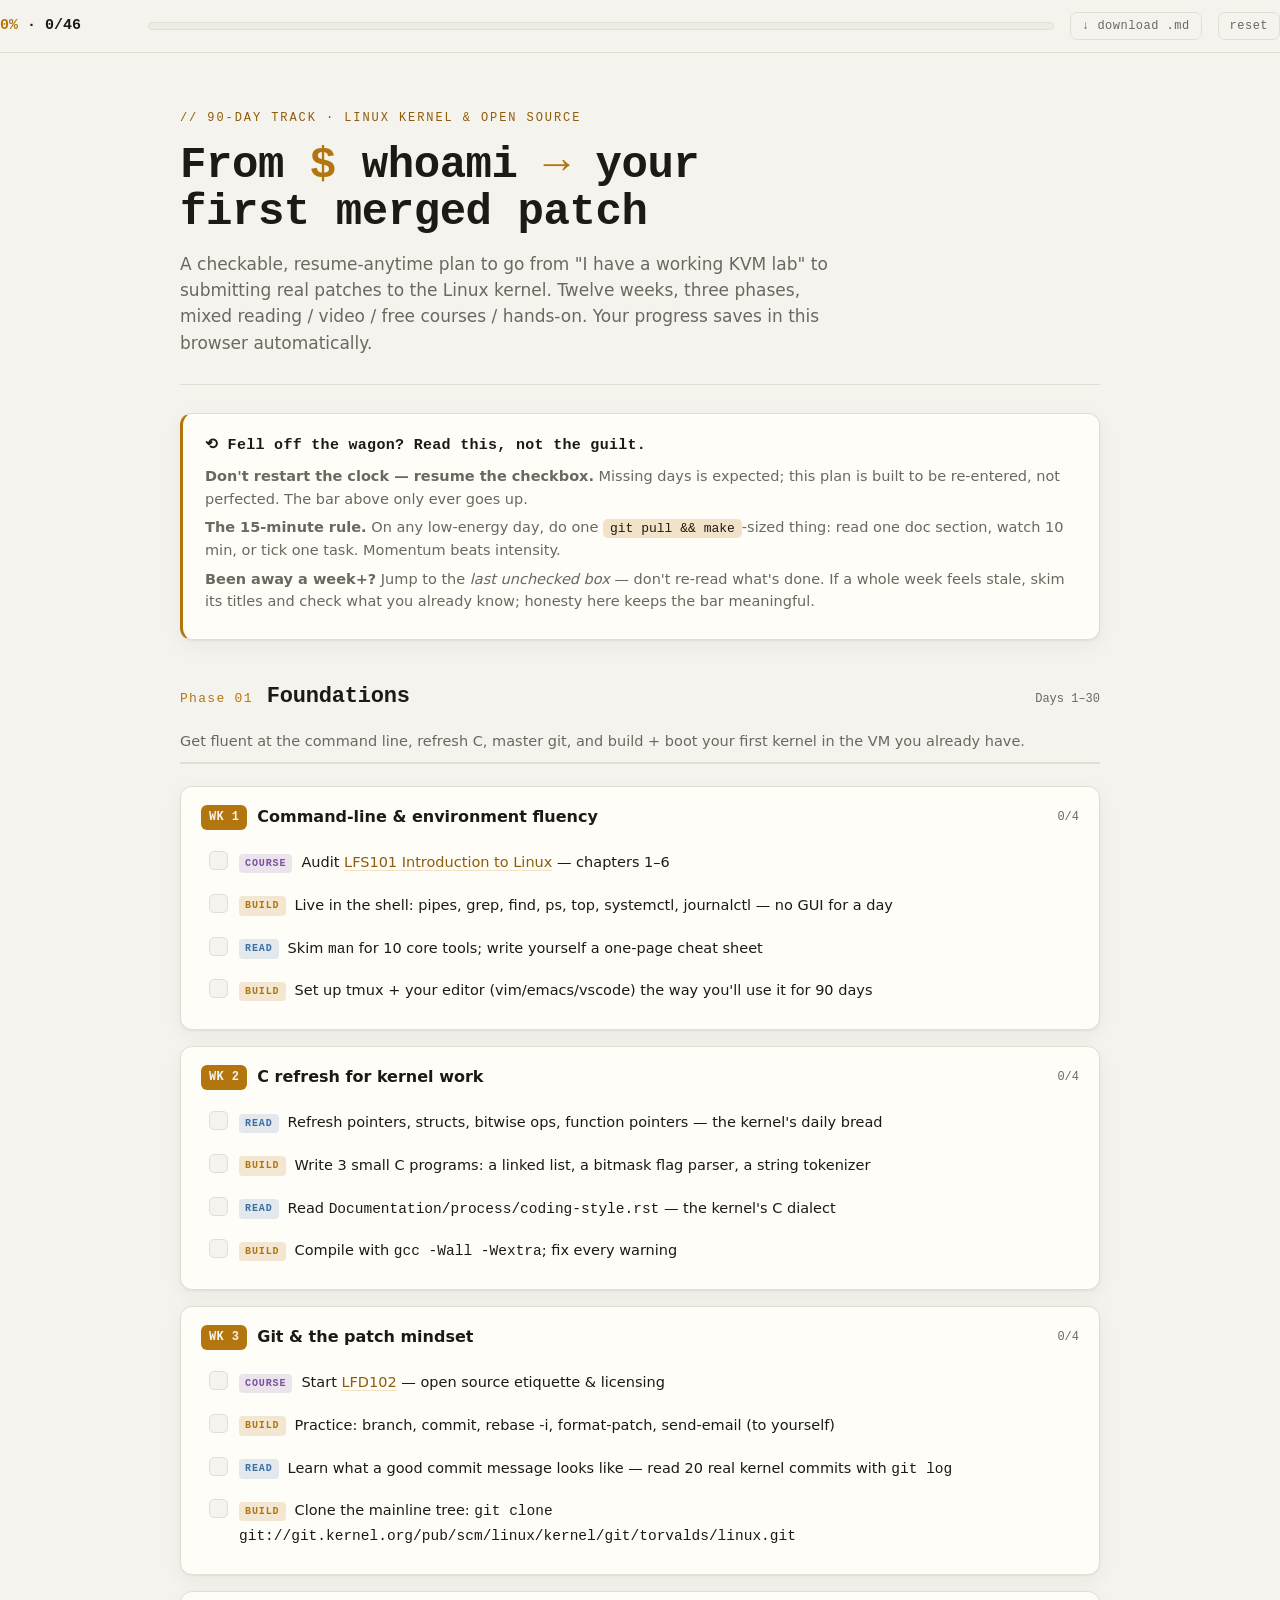
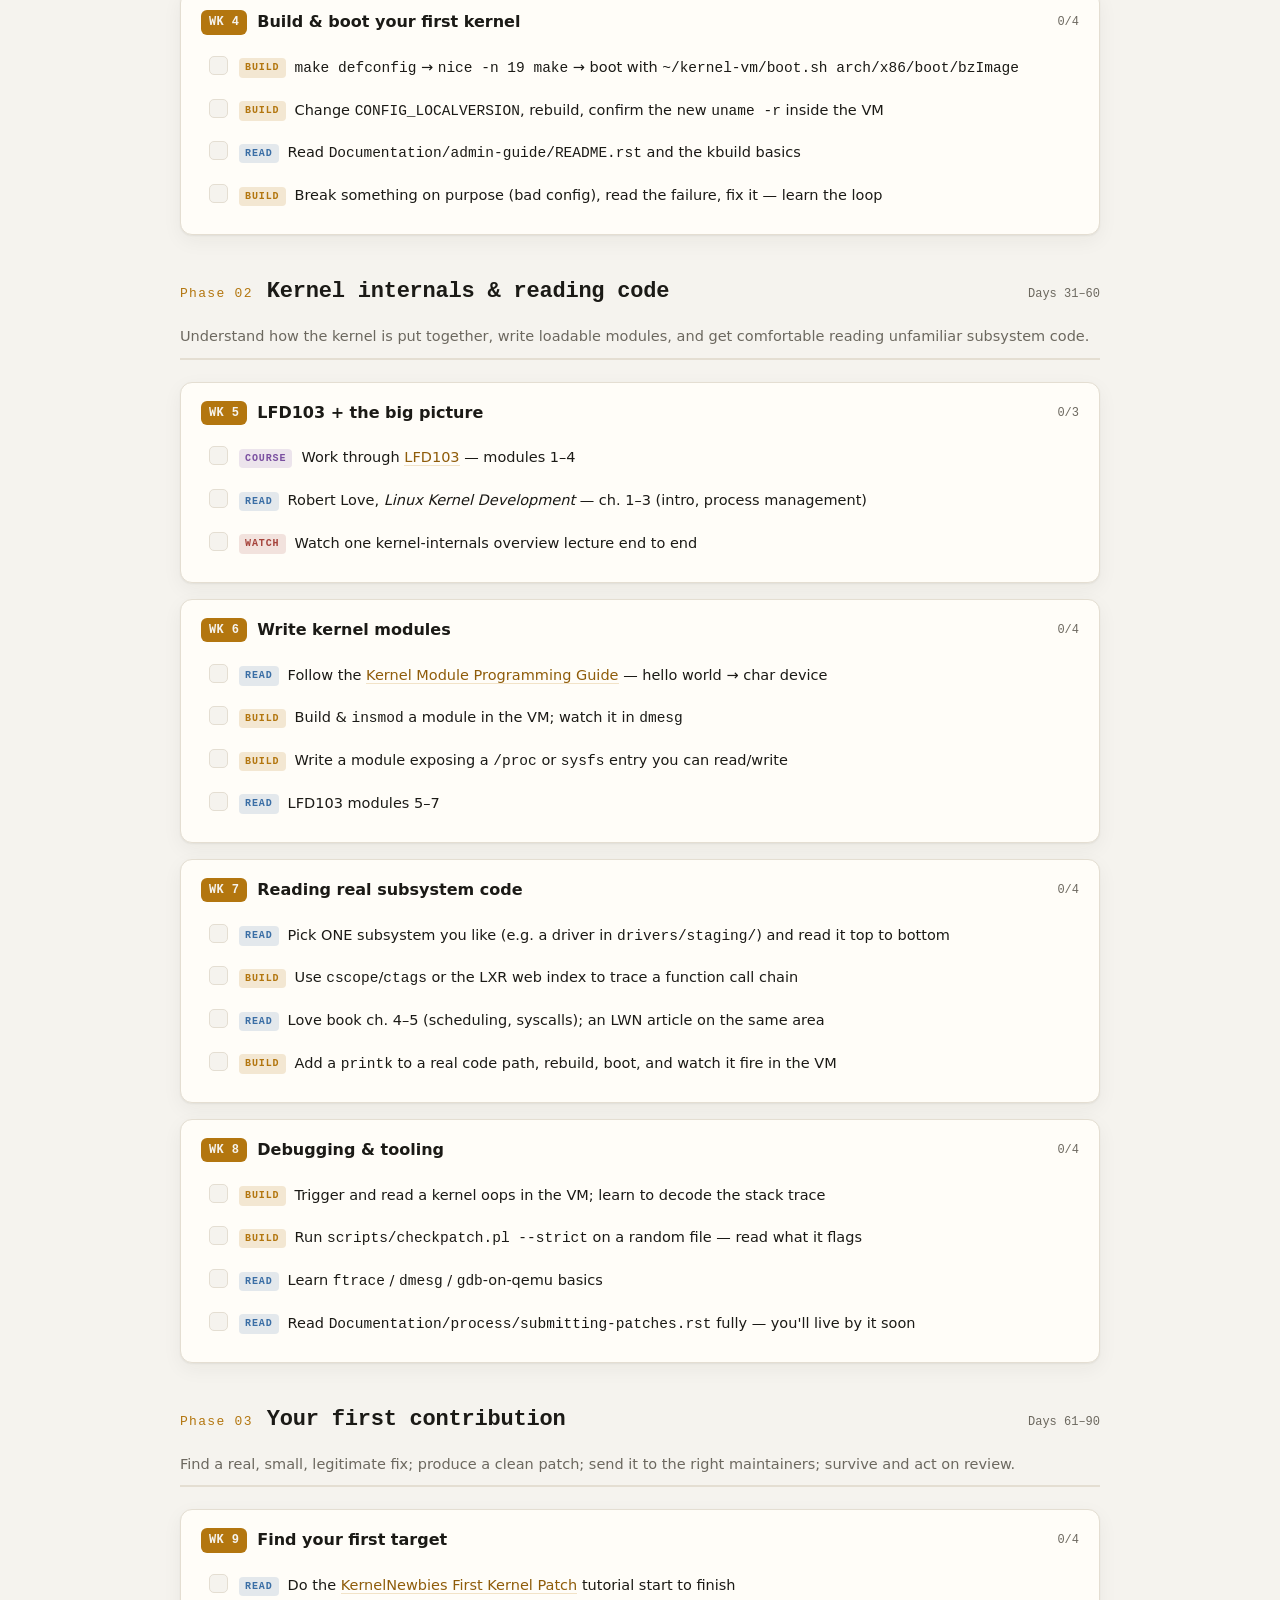
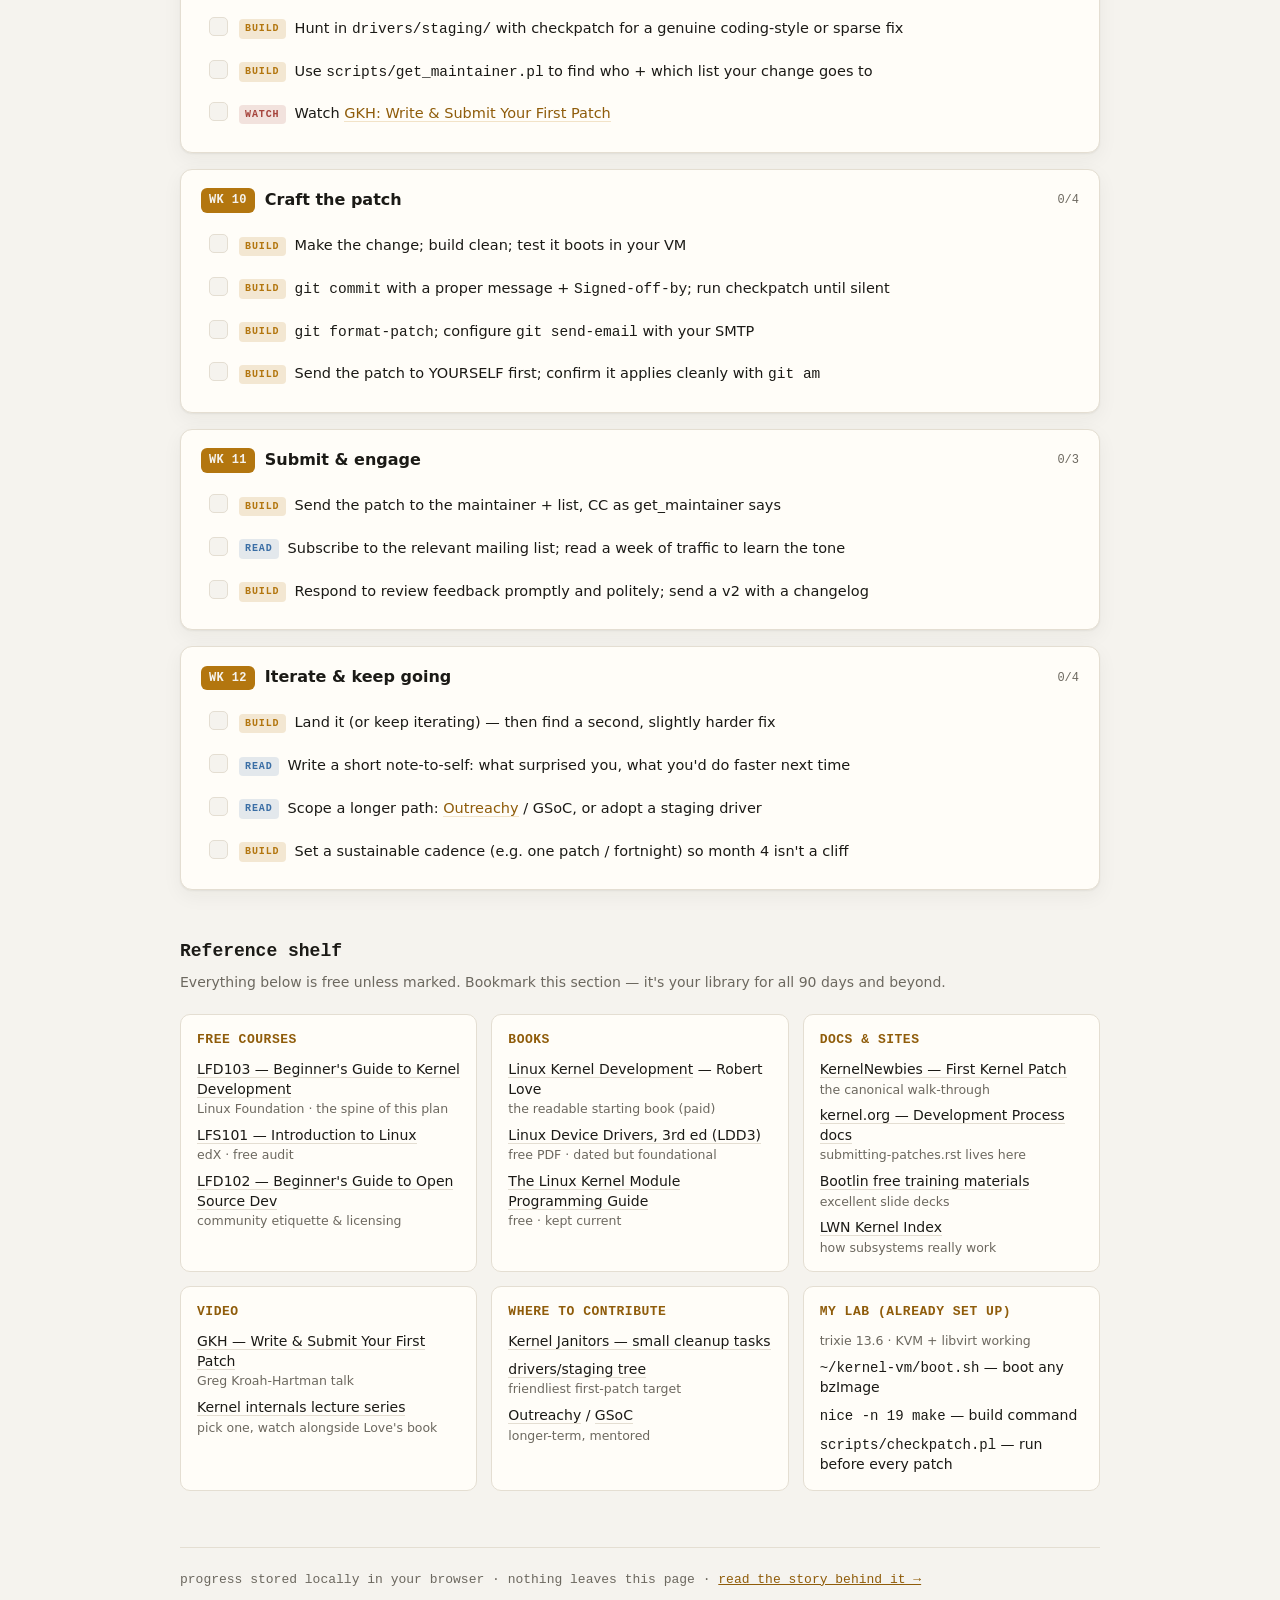
<file: static/kernel-plan/index.html>
<!doctype html>
<html lang="en">
<head>
<meta charset="utf-8">
<meta name="viewport" content="width=device-width, initial-scale=1">
<meta name="description" content="A checkable 90-day plan to go from Linux basics to a first merged Linux kernel patch, with timestamped check-ins and Markdown export.">
<title>90 Days to Your First Kernel Patch</title>
<style>
  :root{
    --bg:#f5f3ee; --surface:#fffdf8; --surface-2:#efece4;
    --text:#1b1a16; --muted:#6c685f; --border:#e4ded2;
    --accent:#b3760f; --accent-soft:#f2e3c8; --accent-strong:#8f5c0a;
    --done:#3f8a5a; --done-soft:#dbeee0;
    --read:#3a6ea5; --watch:#a5423a; --course:#7a4fa0; --build:#b3760f;
    --shadow:0 1px 2px rgba(40,32,12,.06),0 6px 20px rgba(40,32,12,.05);
    --mono:ui-monospace,"SF Mono",SFMono-Regular,Menlo,Consolas,"Liberation Mono",monospace;
    --sans:system-ui,-apple-system,"Segoe UI",Roboto,Helvetica,Arial,sans-serif;
  }
  @media (prefers-color-scheme:dark){
    :root{
      --bg:#14161a; --surface:#1b1e25; --surface-2:#232833;
      --text:#e7e9ec; --muted:#949aa5; --border:#2b313c;
      --accent:#e8a33d; --accent-soft:#33291a; --accent-strong:#f3b862;
      --done:#5fbf7f; --done-soft:#1d2a22;
      --read:#6ea8de; --watch:#e08a82; --course:#b48ad6; --build:#e8a33d;
      --shadow:0 1px 2px rgba(0,0,0,.3),0 8px 24px rgba(0,0,0,.28);
    }
  }
  *{box-sizing:border-box}
  body{background:var(--bg);color:var(--text);font-family:var(--sans);line-height:1.55;
    margin:0;-webkit-font-smoothing:antialiased;}
  .wrap{max-width:960px;margin:0 auto;padding:0 20px 90px;}

  header.hero{padding:56px 0 28px;border-bottom:1px solid var(--border);}
  .kicker{font-family:var(--mono);font-size:12px;letter-spacing:.16em;text-transform:uppercase;
    color:var(--accent-strong);margin:0 0 14px;}
  h1{font-family:var(--mono);font-weight:600;font-size:clamp(28px,5vw,44px);line-height:1.08;
    margin:0 0 14px;text-wrap:balance;letter-spacing:-.01em;}
  h1 .amp{color:var(--accent);}
  .lede{font-size:17px;color:var(--muted);max-width:60ch;margin:0;}

  .status{position:sticky;top:0;z-index:20;background:color-mix(in srgb,var(--bg) 88%,transparent);
    backdrop-filter:blur(8px);border-bottom:1px solid var(--border);
    display:flex;align-items:center;gap:16px;flex-wrap:wrap;padding:12px 20px;margin:0 -20px 0;}
  .status .bar{flex:1;min-width:160px;height:8px;border-radius:99px;background:var(--surface-2);
    overflow:hidden;border:1px solid var(--border);}
  .status .fill{height:100%;width:0;background:linear-gradient(90deg,var(--accent),var(--accent-strong));
    border-radius:99px;transition:width .35s cubic-bezier(.4,0,.2,1);}
  .status .pct{font-family:var(--mono);font-variant-numeric:tabular-nums;font-size:15px;font-weight:600;
    min-width:132px;}
  .status .pct b{color:var(--accent);}
  button.ghost{font-family:var(--mono);font-size:12px;letter-spacing:.04em;color:var(--muted);
    background:transparent;border:1px solid var(--border);border-radius:7px;padding:6px 11px;cursor:pointer;}
  button.ghost:hover{color:var(--text);border-color:var(--accent);}
  button.ghost:focus-visible{outline:2px solid var(--accent);outline-offset:2px;}

  .recover{background:var(--surface);border:1px solid var(--border);border-left:3px solid var(--accent);
    border-radius:12px;padding:20px 22px;margin:28px 0;box-shadow:var(--shadow);}
  .recover h2{font-family:var(--mono);font-size:15px;margin:0 0 8px;letter-spacing:.02em;}
  .recover p{margin:6px 0;color:var(--muted);font-size:14.5px;}
  .recover .mvp{font-family:var(--mono);color:var(--text);background:var(--accent-soft);
    padding:2px 7px;border-radius:5px;font-size:13px;}

  .phase{margin:40px 0 0;}
  .phase-head{display:flex;align-items:baseline;gap:14px;flex-wrap:wrap;
    padding-bottom:10px;border-bottom:2px solid var(--border);margin-bottom:22px;}
  .phase-num{font-family:var(--mono);font-size:13px;color:var(--accent);letter-spacing:.1em;}
  .phase-head h2{font-family:var(--mono);font-size:22px;margin:0;font-weight:600;letter-spacing:-.01em;}
  .phase-days{font-family:var(--mono);font-size:12px;color:var(--muted);margin-left:auto;}
  .phase-goal{width:100%;font-size:14.5px;color:var(--muted);margin:2px 0 0;}

  .week{background:var(--surface);border:1px solid var(--border);border-radius:12px;
    padding:18px 20px;margin:0 0 16px;box-shadow:var(--shadow);}
  .week-head{display:flex;align-items:center;gap:10px;margin:0 0 4px;}
  .week-num{font-family:var(--mono);font-size:12px;font-weight:600;color:var(--bg);background:var(--accent);
    padding:3px 8px;border-radius:6px;letter-spacing:.03em;}
  .week-title{font-weight:600;font-size:16px;margin:0;}
  .week-check{margin-left:auto;font-family:var(--mono);font-size:12px;color:var(--muted);
    font-variant-numeric:tabular-nums;}
  .week.complete .week-check{color:var(--done);}
  ul.tasks{list-style:none;margin:12px 0 0;padding:0;display:flex;flex-direction:column;gap:2px;}
  li.task{display:flex;align-items:flex-start;gap:11px;padding:8px 8px;border-radius:8px;cursor:pointer;
    transition:background .12s;}
  li.task:hover{background:var(--surface-2);}
  li.task input{appearance:none;-webkit-appearance:none;flex:0 0 auto;width:19px;height:19px;margin:1px 0 0;
    border:1.8px solid var(--border);border-radius:5px;background:var(--bg);cursor:pointer;position:relative;
    transition:all .15s;}
  li.task input:checked{background:var(--done);border-color:var(--done);}
  li.task input:checked::after{content:"";position:absolute;left:5.5px;top:2px;width:5px;height:9px;
    border:solid #fff;border-width:0 2px 2px 0;transform:rotate(42deg);}
  li.task input:focus-visible{outline:2px solid var(--accent);outline-offset:2px;}
  .task-body{flex:1;min-width:0;}
  .task-body .txt{font-size:14.5px;transition:color .15s;}
  li.task.done .txt{color:var(--muted);text-decoration:line-through;text-decoration-color:var(--border);}
  .stamp{display:none;font-family:var(--mono);font-size:11px;color:var(--done);margin-top:3px;
    letter-spacing:.02em;font-variant-numeric:tabular-nums;}
  li.task.done .stamp{display:block;}
  .tag{display:inline-block;font-family:var(--mono);font-size:10px;font-weight:600;letter-spacing:.09em;
    padding:2px 6px;border-radius:4px;margin-right:9px;vertical-align:1.5px;text-transform:uppercase;}
  .tag.read{color:var(--read);background:color-mix(in srgb,var(--read) 14%,transparent);}
  .tag.watch{color:var(--watch);background:color-mix(in srgb,var(--watch) 14%,transparent);}
  .tag.course{color:var(--course);background:color-mix(in srgb,var(--course) 14%,transparent);}
  .tag.build{color:var(--build);background:color-mix(in srgb,var(--build) 16%,transparent);}
  .task-body a{color:var(--accent-strong);text-decoration:none;border-bottom:1px solid var(--accent-soft);}
  .task-body a:hover{border-bottom-color:var(--accent);}

  .res{margin:48px 0 0;}
  .res h2{font-family:var(--mono);font-size:18px;margin:0 0 6px;}
  .res p.sub{color:var(--muted);font-size:14px;margin:0 0 20px;}
  .res-grid{display:grid;grid-template-columns:repeat(auto-fit,minmax(230px,1fr));gap:14px;}
  .res-card{background:var(--surface);border:1px solid var(--border);border-radius:10px;padding:15px 16px;}
  .res-card h3{font-family:var(--mono);font-size:13px;margin:0 0 10px;color:var(--accent-strong);
    letter-spacing:.04em;text-transform:uppercase;}
  .res-card ul{margin:0;padding:0;list-style:none;display:flex;flex-direction:column;gap:8px;}
  .res-card li{font-size:14px;line-height:1.4;}
  .res-card a{color:var(--text);text-decoration:none;border-bottom:1px solid var(--border);}
  .res-card a:hover{border-bottom-color:var(--accent);color:var(--accent-strong);}
  .res-card .note{color:var(--muted);font-size:12.5px;display:block;margin-top:1px;}

  footer{margin-top:56px;padding-top:22px;border-top:1px solid var(--border);
    font-size:13px;color:var(--muted);font-family:var(--mono);}
  footer a{color:var(--accent-strong);}
  @media (prefers-reduced-motion:reduce){*{transition:none!important;}}
</style>
</head>
<body>

<div class="status" role="status" aria-label="overall progress">
  <span class="pct"><b id="pctNum">0%</b> · <span id="doneCount">0</span>/<span id="totalCount">0</span></span>
  <div class="bar"><div class="fill" id="fill"></div></div>
  <button class="ghost" id="dlBtn">↓ download .md</button>
  <button class="ghost" id="resetBtn">reset</button>
</div>

<div class="wrap">
  <header class="hero">
    <p class="kicker">// 90-day track · linux kernel &amp; open source</p>
    <h1>From <span class="amp">$</span> whoami <span class="amp">→</span> your first merged patch</h1>
    <p class="lede">A checkable, resume-anytime plan to go from "I have a working KVM lab" to submitting real patches to the Linux kernel. Twelve weeks, three phases, mixed reading / video / free courses / hands-on. Your progress saves in this browser automatically.</p>
  </header>

  <section class="recover">
    <h2>⟲ Fell off the wagon? Read this, not the guilt.</h2>
    <p><strong>Don't restart the clock — resume the checkbox.</strong> Missing days is expected; this plan is built to be re-entered, not perfected. The bar above only ever goes up.</p>
    <p><strong>The 15-minute rule.</strong> On any low-energy day, do one <span class="mvp">git pull &amp;&amp; make</span>-sized thing: read one doc section, watch 10 min, or tick one task. Momentum beats intensity.</p>
    <p><strong>Been away a week+?</strong> Jump to the <em>last unchecked box</em> — don't re-read what's done. If a whole week feels stale, skim its titles and check what you already know; honesty here keeps the bar meaningful.</p>
  </section>

  <div id="plan"></div>

  <section class="res">
    <h2>Reference shelf</h2>
    <p class="sub">Everything below is free unless marked. Bookmark this section — it's your library for all 90 days and beyond.</p>
    <div class="res-grid">
      <div class="res-card">
        <h3>Free Courses</h3>
        <ul>
          <li><a href="https://training.linuxfoundation.org/training/a-beginners-guide-to-linux-kernel-development-lfd103/" target="_blank" rel="noopener">LFD103 — Beginner's Guide to Kernel Development</a><span class="note">Linux Foundation · the spine of this plan</span></li>
          <li><a href="https://training.linuxfoundation.org/training/introduction-to-linux/" target="_blank" rel="noopener">LFS101 — Introduction to Linux</a><span class="note">edX · free audit</span></li>
          <li><a href="https://training.linuxfoundation.org/training/beginners-guide-open-source-software-development/" target="_blank" rel="noopener">LFD102 — Beginner's Guide to Open Source Dev</a><span class="note">community etiquette &amp; licensing</span></li>
        </ul>
      </div>
      <div class="res-card">
        <h3>Books</h3>
        <ul>
          <li><a href="https://www.oreilly.com/library/view/linux-kernel-development/9780768696974/" target="_blank" rel="noopener">Linux Kernel Development</a> — Robert Love<span class="note">the readable starting book (paid)</span></li>
          <li><a href="https://lwn.net/Kernel/LDD3/" target="_blank" rel="noopener">Linux Device Drivers, 3rd ed (LDD3)</a><span class="note">free PDF · dated but foundational</span></li>
          <li><a href="https://sysprog21.github.io/lkmpg/" target="_blank" rel="noopener">The Linux Kernel Module Programming Guide</a><span class="note">free · kept current</span></li>
        </ul>
      </div>
      <div class="res-card">
        <h3>Docs &amp; Sites</h3>
        <ul>
          <li><a href="https://kernelnewbies.org/FirstKernelPatch" target="_blank" rel="noopener">KernelNewbies — First Kernel Patch</a><span class="note">the canonical walk-through</span></li>
          <li><a href="https://docs.kernel.org/process/index.html" target="_blank" rel="noopener">kernel.org — Development Process docs</a><span class="note">submitting-patches.rst lives here</span></li>
          <li><a href="https://bootlin.com/docs/" target="_blank" rel="noopener">Bootlin free training materials</a><span class="note">excellent slide decks</span></li>
          <li><a href="https://lwn.net/Kernel/Index/" target="_blank" rel="noopener">LWN Kernel Index</a><span class="note">how subsystems really work</span></li>
        </ul>
      </div>
      <div class="res-card">
        <h3>Video</h3>
        <ul>
          <li><a href="https://www.youtube.com/results?search_query=greg+kroah-hartman+write+and+submit+your+first+linux+kernel+patch" target="_blank" rel="noopener">GKH — Write &amp; Submit Your First Patch</a><span class="note">Greg Kroah-Hartman talk</span></li>
          <li><a href="https://www.youtube.com/results?search_query=linux+kernel+internals+lecture" target="_blank" rel="noopener">Kernel internals lecture series</a><span class="note">pick one, watch alongside Love's book</span></li>
        </ul>
      </div>
      <div class="res-card">
        <h3>Where to contribute</h3>
        <ul>
          <li><a href="https://kernelnewbies.org/KernelJanitors" target="_blank" rel="noopener">Kernel Janitors — small cleanup tasks</a></li>
          <li><a href="https://www.kernel.org/doc/html/latest/process/submitting-patches.html" target="_blank" rel="noopener">drivers/staging tree</a><span class="note">friendliest first-patch target</span></li>
          <li><a href="https://www.outreachy.org/" target="_blank" rel="noopener">Outreachy</a> / <a href="https://summerofcode.withgoogle.com/" target="_blank" rel="noopener">GSoC</a><span class="note">longer-term, mentored</span></li>
        </ul>
      </div>
      <div class="res-card">
        <h3>My lab (already set up)</h3>
        <ul>
          <li><span class="note" style="margin:0">trixie 13.6 · KVM + libvirt working</span></li>
          <li><code>~/kernel-vm/boot.sh</code> — boot any bzImage</li>
          <li><code>nice -n 19 make</code> — build command</li>
          <li><code>scripts/checkpatch.pl</code> — run before every patch</li>
        </ul>
      </div>
    </div>
  </section>

  <footer>progress stored locally in your browser · nothing leaves this page · <a href="/notes/kernel-lab-and-90-day-plan/">read the story behind it →</a></footer>
</div>

<script src="app.js"></script>
</body>
</html>
</file>
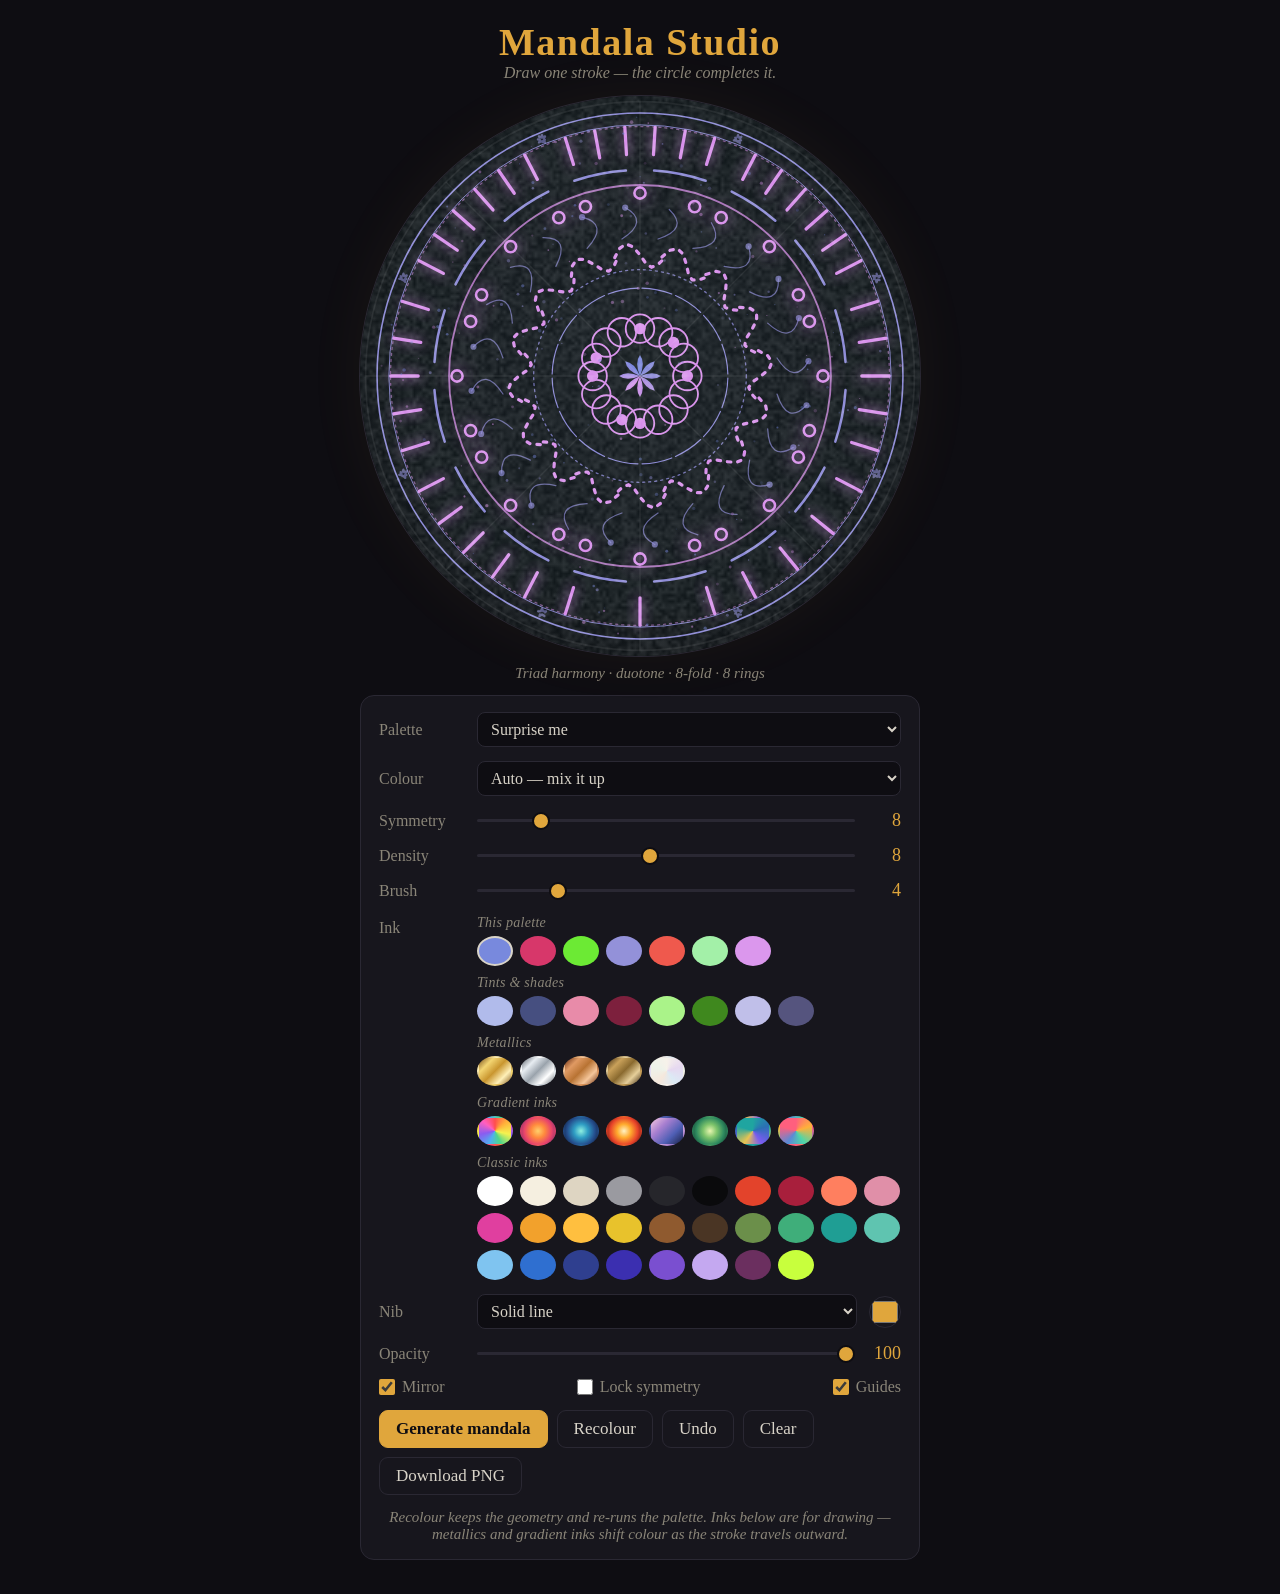
<file: static/mandala/index.html>
<!DOCTYPE html>
<html lang="en">
<head>
<meta charset="UTF-8">
<meta name="viewport" content="width=device-width, initial-scale=1.0">
<title>Mandala Studio</title>
<meta name="description" content="Draw with radial symmetry, or generate a mandala from 19 motif types, 24 palettes and 9 colour harmonies. One page, nothing saved, no accounts.">
<meta name="author" content="Mr.Dee">
<meta name="theme-color" content="#0e0d12">
<link rel="canonical" href="https://mrdee.in/mandala/">

<meta property="og:type" content="website">
<meta property="og:site_name" content="mrdee.in">
<meta property="og:url" content="https://mrdee.in/mandala/">
<meta property="og:title" content="Mandala Studio">
<meta property="og:description" content="Draw with radial symmetry, or generate a mandala from 19 motif types, 24 palettes and 9 colour harmonies. One page, nothing saved, no accounts.">
<meta property="og:image" content="https://mrdee.in/og/mandala.png">
<meta property="og:image:width" content="1200">
<meta property="og:image:height" content="630">
<meta property="og:image:alt" content="Mandala Studio: a generated mandala in teal, gold and blue, built from concentric rings of triangles, petals and dots, beside the title Mandala Studio and the address mrdee.in/mandala.">

<meta name="twitter:card" content="summary_large_image">
<meta name="twitter:site" content="@m_r_dinesh">
<meta name="twitter:title" content="Mandala Studio">
<meta name="twitter:description" content="Draw with radial symmetry, or generate a mandala from 19 motif types, 24 palettes and 9 colour harmonies. One page, nothing saved, no accounts.">
<meta name="twitter:image" content="https://mrdee.in/og/mandala.png">
<meta name="twitter:image:alt" content="Mandala Studio: a generated mandala in teal, gold and blue, built from concentric rings of triangles, petals and dots, beside the title Mandala Studio and the address mrdee.in/mandala.">

<link rel="icon" type="image/svg+xml" href="/favicon.svg">
<link rel="icon" type="image/png" sizes="32x32" href="/favicon-32x32.png">
<link rel="icon" type="image/png" sizes="16x16" href="/favicon-16x16.png">
<link rel="shortcut icon" href="/favicon.ico">
<link rel="apple-touch-icon" sizes="180x180" href="/apple-touch-icon.png">
<style>
  :root{--ink:#0e0d12;--panel:#17161d;--line:#2a2833;--text:#d8d3c8;--dim:#8a8578;--saffron:#e0a63c}
  *{box-sizing:border-box;margin:0;padding:0}
  body{background:var(--ink);color:var(--text);font-family:Georgia,serif;font-size:18px;
    display:flex;flex-direction:column;align-items:center;min-height:100vh;padding:20px 14px 34px}
  header{text-align:center;margin-bottom:14px}
  header h1{font-weight:600;font-size:clamp(26px,5vw,38px);letter-spacing:.04em;color:var(--saffron)}
  header p{font-style:italic;color:var(--dim);font-size:16px}
  .stage{position:relative;width:min(92vw,560px)}
  canvas#board{width:100%;display:block;border-radius:50%;background:#121118;
    box-shadow:0 0 0 1px var(--line),0 0 60px rgba(224,166,60,.06);cursor:crosshair;touch-action:none}
  .guides{position:absolute;inset:0;border-radius:50%;pointer-events:none;opacity:.45;transition:opacity .3s}
  .guides.hidden{opacity:0}
  .caption{margin-top:9px;text-align:center;color:var(--dim);font-size:15px;font-style:italic;min-height:20px}
  .controls{width:min(92vw,560px);margin-top:10px;background:var(--panel);border:1px solid var(--line);
    border-radius:14px;padding:16px 18px;display:flex;flex-direction:column;gap:14px}
  .row{display:flex;align-items:center;gap:12px;flex-wrap:wrap}
  .row label.name{min-width:86px;color:var(--dim);font-size:16px}
  input[type=range]{flex:1;appearance:none;height:3px;border-radius:2px;background:var(--line);outline:none;min-width:110px}
  input[type=range]::-webkit-slider-thumb{appearance:none;width:18px;height:18px;border-radius:50%;background:var(--saffron);border:2px solid var(--ink);cursor:pointer}
  input[type=range]::-moz-range-thumb{width:16px;height:16px;border-radius:50%;background:var(--saffron);border:2px solid var(--ink);cursor:pointer}
  .val{width:34px;text-align:right;font-variant-numeric:tabular-nums;color:var(--saffron)}
  select{flex:1;min-width:140px;font-family:inherit;font-size:16px;color:var(--text);background:var(--ink);
    border:1px solid var(--line);border-radius:8px;padding:7px 9px;cursor:pointer}
  select:focus-visible{outline:2px solid var(--saffron)}
  .swatches{display:flex;gap:8px;flex-wrap:wrap;align-items:center}
  .inkwell{flex:1;display:flex;flex-direction:column;gap:9px;min-width:200px}
  .inkgroup{display:flex;flex-direction:column;gap:5px}
  .inkgroup h4{font-weight:500;font-size:14px;font-style:italic;color:var(--dim);letter-spacing:.02em}
  .inkrow{display:flex;gap:7px;flex-wrap:wrap}
  .swatch{width:30px;height:30px;border-radius:50%;cursor:pointer;border:2px solid transparent;transition:transform .12s}
  .swatch:hover{transform:scale(1.12)}
  .swatch.active{border-color:var(--text)}
  .swatch:focus-visible{outline:2px solid var(--saffron);outline-offset:2px}
  input[type=color]{width:32px;height:32px;padding:0;border:1px solid var(--line);border-radius:50%;background:none;cursor:pointer}
  .buttons{display:flex;gap:9px;flex-wrap:wrap}
  button{font-family:inherit;font-size:17px;padding:8px 16px;border-radius:9px;cursor:pointer;background:transparent;
    color:var(--text);border:1px solid var(--line);transition:border-color .15s,color .15s}
  button:hover{border-color:var(--saffron);color:var(--saffron)}
  button:focus-visible{outline:2px solid var(--saffron);outline-offset:2px}
  button.primary{background:var(--saffron);color:var(--ink);border-color:var(--saffron);font-weight:600}
  button.primary:hover{background:#f0b854;color:var(--ink)}
  .toggle{display:flex;align-items:center;gap:7px;color:var(--dim);font-size:16px;cursor:pointer}
  .toggle input{accent-color:var(--saffron);width:16px;height:16px;cursor:pointer}
  .hint{color:var(--dim);font-size:15px;font-style:italic;text-align:center}
  @media (prefers-reduced-motion:reduce){*{transition:none!important}}
</style>
</head>
<body>
<header>
  <h1>Mandala Studio</h1>
  <p>Draw one stroke — the circle completes it.</p>
</header>

<div class="stage">
  <canvas id="board"></canvas>
  <svg class="guides" id="guides" viewBox="0 0 100 100"></svg>
</div>
<div class="caption" id="caption"></div>

<div class="controls">
  <div class="row">
    <label class="name" for="palette">Palette</label>
    <select id="palette"></select>
  </div>
  <div class="row">
    <label class="name" for="colormode">Colour</label>
    <select id="colormode">
      <option value="auto">Auto — mix it up</option>
      <option value="solid">Solid per ring</option>
      <option value="radial">Radial gradient rings</option>
      <option value="sweep">Conic sweep</option>
      <option value="ramp">Ramp centre → rim</option>
      <option value="duotone">Duotone alternating</option>
      <option value="prism">Full prism</option>
    </select>
  </div>
  <div class="row">
    <label class="name" for="sym">Symmetry</label>
    <input type="range" id="sym" min="3" max="36" step="1" value="12">
    <span class="val" id="symVal">12</span>
  </div>
  <div class="row">
    <label class="name" for="dense">Density</label>
    <input type="range" id="dense" min="3" max="14" step="1" value="8">
    <span class="val" id="denseVal">8</span>
  </div>
  <div class="row">
    <label class="name" for="size">Brush</label>
    <input type="range" id="size" min="1" max="16" step="1" value="4">
    <span class="val" id="sizeVal">4</span>
  </div>
  <div class="row" style="align-items:flex-start">
    <label class="name" style="padding-top:4px">Ink</label>
    <div class="inkwell" id="swatches"></div>
  </div>
  <div class="row">
    <label class="name" for="inkstyle">Nib</label>
    <select id="inkstyle">
      <option value="solid">Solid line</option>
      <option value="glow">Glow</option>
      <option value="fade">Fade to rim</option>
      <option value="dotted">Dotted</option>
      <option value="spray">Spray</option>
      <option value="double">Double line</option>
      <option value="taper">Tapered</option>
    </select>
    <input type="color" id="custom" value="#e0a63c" aria-label="Custom colour">
  </div>
  <div class="row">
    <label class="name" for="opacity">Opacity</label>
    <input type="range" id="opacity" min="10" max="100" step="5" value="100">
    <span class="val" id="opacityVal">100</span>
  </div>
  <div class="row" style="justify-content:space-between">
    <label class="toggle"><input type="checkbox" id="mirror" checked> Mirror</label>
    <label class="toggle"><input type="checkbox" id="lockSym"> Lock symmetry</label>
    <label class="toggle"><input type="checkbox" id="showGuides" checked> Guides</label>
  </div>
  <div class="buttons">
    <button class="primary" id="generate">Generate mandala</button>
    <button id="reColor">Recolour</button>
    <button id="undo">Undo</button>
    <button id="clear">Clear</button>
    <button id="download">Download PNG</button>
  </div>
  <p class="hint">Recolour keeps the geometry and re-runs the palette. Inks below are for drawing — metallics and gradient inks shift colour as the stroke travels outward.</p>
</div>

<script src="app.js?v=1"></script>

</body>
</html>
</file>
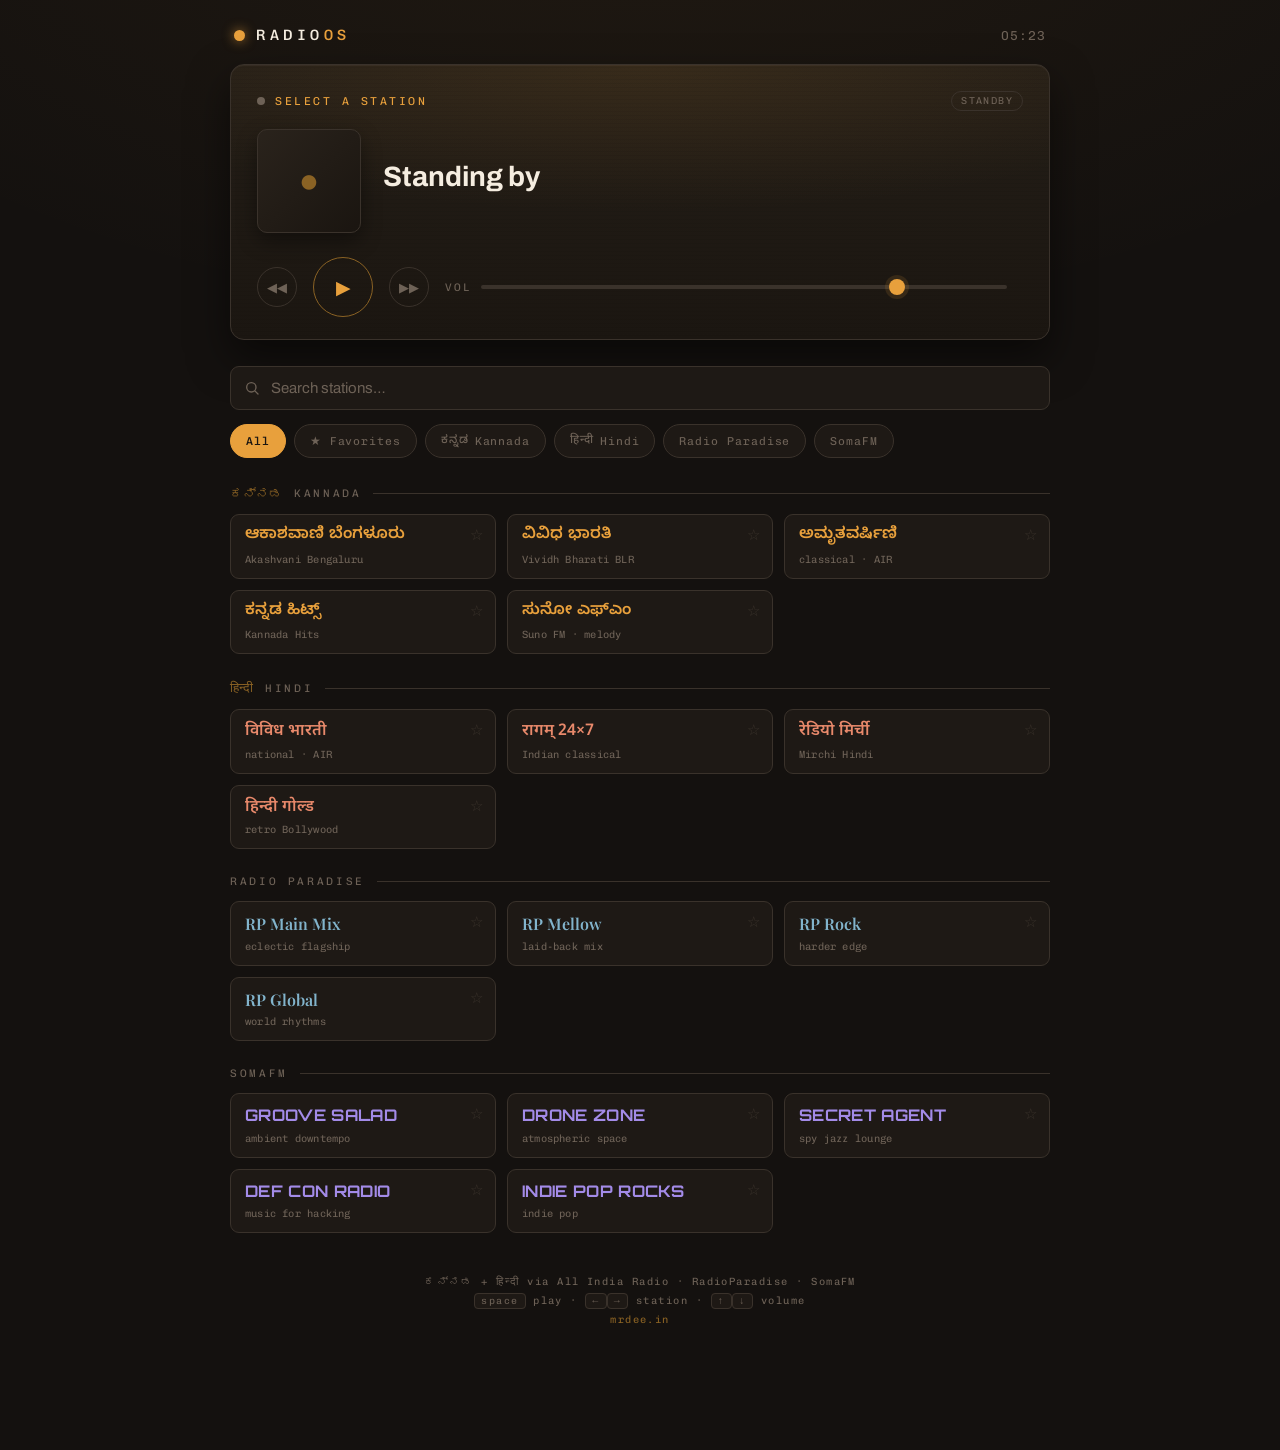
<file: static/radio/index.html>
<!DOCTYPE html>
<html lang="en">
<head>
<meta charset="UTF-8">
<meta name="viewport" content="width=device-width, initial-scale=1.0, viewport-fit=cover">
<meta name="theme-color" content="#14110F">
<title>Radio OS</title>
<link rel="stylesheet" href="fonts.css?v=2">
<style>
:root{
  --chassis:#14110F;
  --panel:#1E1915;
  --panel-2:#241E17;
  --panel-edge:#3A322B;
  --amber:#E8A03C;
  --amber-bright:#F4B860;
  --amber-dim:#8A6224;
  --ink:#F5EDE0;
  --muted:#6E6257;
  --radius:14px;
  --radius-sm:9px;
  --kn:#E8A03C; --hi:#E8896B; --rp:#82B4CC; --soma:#A38BE8;
}
*{margin:0;padding:0;box-sizing:border-box}
html{-webkit-text-size-adjust:100%}
body{
  background:
    radial-gradient(140% 60% at 50% -10%, rgba(232,160,60,.06), transparent 55%),
    var(--chassis);
  color:var(--ink);
  font-family:'Archivo',system-ui,sans-serif;
  min-height:100vh;
  display:flex;justify-content:center;
  padding:18px 14px calc(120px + env(safe-area-inset-bottom));
}
.rig{width:100%;max-width:820px}
:lang(kn){font-family:'Noto Sans Kannada','Archivo',sans-serif}
:lang(hi){font-family:'Noto Sans Devanagari','Archivo',sans-serif}
::selection{background:rgba(232,160,60,.3)}
:focus-visible{outline:2px solid var(--amber);outline-offset:3px;border-radius:4px}

/* ---------- header ---------- */
header{
  display:flex;align-items:center;justify-content:space-between;
  gap:12px;padding:8px 4px 20px;
}
.brand{display:flex;align-items:center;gap:11px}
.brand .dot{
  width:11px;height:11px;border-radius:50%;
  background:var(--amber);box-shadow:0 0 12px rgba(232,160,60,.7);
}
.wordmark{
  font-family:'Chivo Mono',monospace;font-weight:500;font-size:15px;
  letter-spacing:.30em;color:var(--ink);text-transform:uppercase;white-space:nowrap;
}
.wordmark b{color:var(--amber);font-weight:500}
#clock{
  font-family:'Chivo Mono',monospace;font-size:13px;
  color:var(--muted);letter-spacing:.08em;white-space:nowrap;
  font-variant-numeric:tabular-nums;
}

/* ---------- hero / now-playing ---------- */
.tuner{
  position:relative;
  background:linear-gradient(180deg,var(--panel-2) 0%,#1B1611 100%);
  border:1px solid var(--panel-edge);border-radius:var(--radius);
  padding:26px 26px 22px;overflow:hidden;
  box-shadow:inset 0 1px 0 rgba(245,237,224,.05), 0 18px 40px rgba(0,0,0,.5);
}
.tuner::before{content:"";position:absolute;inset:0;pointer-events:none;
  background:radial-gradient(120% 90% at 50% 0%, rgba(232,160,60,.10), transparent 60%)}
.tuner::after{content:"";position:absolute;inset:0;pointer-events:none;opacity:.5;
  background:repeating-linear-gradient(0deg, transparent 0 3px, rgba(0,0,0,.10) 3px 4px)}

.station-line{
  display:flex;align-items:center;gap:10px;position:relative;z-index:1;
  font-family:'Chivo Mono',monospace;font-size:11.5px;letter-spacing:.22em;
  text-transform:uppercase;color:var(--amber);margin-bottom:18px;
}
.beacon{width:8px;height:8px;border-radius:50%;background:var(--muted);flex-shrink:0;transition:background .3s}
.beacon.live{background:var(--amber);box-shadow:0 0 8px rgba(232,160,60,.85);animation:pulse 2.2s ease-in-out infinite}
.beacon.buffering{background:var(--amber-dim);animation:pulse .9s ease-in-out infinite}
@keyframes pulse{50%{opacity:.4}}
.badge{
  margin-left:auto;font-size:10px;letter-spacing:.14em;color:var(--muted);
  border:1px solid var(--panel-edge);border-radius:20px;padding:3px 9px;
}

.np{display:flex;gap:22px;align-items:center;position:relative;z-index:1}
.art{
  position:relative;width:104px;height:104px;border-radius:10px;flex-shrink:0;
  background:linear-gradient(135deg,#2A231C,#1A1510);border:1px solid var(--panel-edge);
  display:flex;align-items:center;justify-content:center;
  font-family:'Chivo Mono',monospace;font-size:34px;color:var(--amber-dim);
  overflow:hidden;box-shadow:0 8px 20px rgba(0,0,0,.4);
}
.art img{width:100%;height:100%;object-fit:cover;display:block}
/* equalizer overlay while playing (no artwork) */
.eq{position:absolute;bottom:12px;left:0;right:0;display:none;
  align-items:flex-end;justify-content:center;gap:3px;height:26px}
.art.playing.noart .eq{display:flex}
.eq span{width:3px;background:var(--amber);border-radius:2px;height:30%;animation:bar 1s ease-in-out infinite}
.eq span:nth-child(2){animation-delay:.2s}.eq span:nth-child(3){animation-delay:.4s}
.eq span:nth-child(4){animation-delay:.1s}.eq span:nth-child(5){animation-delay:.3s}
@keyframes bar{0%,100%{height:25%}50%{height:95%}}
@media (prefers-reduced-motion:reduce){.eq span{animation:none;height:55%}}

.meta{min-width:0;flex:1}
#np-title{font-size:clamp(20px,4.6vw,28px);font-weight:700;line-height:1.18;overflow-wrap:anywhere}
#np-artist{font-size:15px;color:var(--amber);margin-top:6px;font-weight:500;overflow-wrap:anywhere}
#np-album{font-family:'Chivo Mono',monospace;font-size:12px;color:var(--muted);margin-top:8px;letter-spacing:.04em;overflow-wrap:anywhere}
.fav-hero{
  background:none;border:none;cursor:pointer;color:var(--muted);
  font-size:22px;line-height:1;padding:4px;flex-shrink:0;align-self:flex-start;
  transition:color .2s,transform .1s;
}
.fav-hero:hover{color:var(--amber)}
.fav-hero.on{color:var(--amber)}
.fav-hero:active{transform:scale(.9)}

/* ---------- transport ---------- */
.transport{display:flex;align-items:center;gap:16px;flex-wrap:wrap;margin-top:24px;position:relative;z-index:1}
.tbtn{
  border:1px solid var(--panel-edge);background:transparent;color:var(--ink);
  border-radius:50%;cursor:pointer;display:flex;align-items:center;justify-content:center;
  flex-shrink:0;transition:background .2s,transform .1s,border-color .2s;
}
.tbtn:hover{border-color:var(--amber-dim);background:rgba(232,160,60,.08)}
.tbtn:active{transform:scale(.95)}
.tbtn.side{width:40px;height:40px;font-size:13px;color:var(--muted)}
.tbtn.side:hover{color:var(--amber)}
#play{width:60px;height:60px;border-color:var(--amber-dim);color:var(--amber);font-size:19px}
#play:hover{background:rgba(232,160,60,.14)}
.vol-wrap{display:flex;align-items:center;gap:10px;flex:1;min-width:120px}
.vol-label{font-family:'Chivo Mono',monospace;font-size:11px;color:var(--muted);letter-spacing:.16em}
input[type=range]{-webkit-appearance:none;appearance:none;flex:1;height:4px;
  background:var(--panel-edge);border-radius:3px;cursor:pointer}
input[type=range]::-webkit-slider-thumb{-webkit-appearance:none;width:16px;height:16px;border-radius:50%;background:var(--amber);border:none;box-shadow:0 0 0 4px rgba(232,160,60,.12)}
input[type=range]::-moz-range-thumb{width:16px;height:16px;border-radius:50%;background:var(--amber);border:none}
#status{font-family:'Chivo Mono',monospace;font-size:11px;color:var(--muted);letter-spacing:.1em;white-space:nowrap}

/* ---------- controls: search + chips ---------- */
.controls{margin-top:26px;display:flex;flex-direction:column;gap:14px}
.search{position:relative}
.search svg{position:absolute;left:14px;top:50%;transform:translateY(-50%);width:16px;height:16px;stroke:var(--muted);pointer-events:none}
#search{
  width:100%;background:var(--panel);border:1px solid var(--panel-edge);
  border-radius:var(--radius-sm);color:var(--ink);font-family:'Archivo',sans-serif;
  font-size:15px;padding:13px 14px 13px 40px;transition:border-color .2s;
}
#search::placeholder{color:var(--muted)}
#search:focus{outline:none;border-color:var(--amber-dim)}
.chips{display:flex;gap:8px;overflow-x:auto;padding-bottom:2px;scrollbar-width:none}
.chips::-webkit-scrollbar{display:none}
.chip{
  white-space:nowrap;background:var(--panel);border:1px solid var(--panel-edge);
  color:var(--muted);border-radius:20px;padding:8px 15px;cursor:pointer;
  font-family:'Chivo Mono',monospace;font-size:11.5px;letter-spacing:.08em;
  transition:all .18s;display:flex;align-items:center;gap:6px;
}
.chip:hover{border-color:var(--amber-dim);color:var(--ink)}
.chip.active{background:var(--amber);border-color:var(--amber);color:#1B1611;font-weight:500}
.chip .native{font-family:'Noto Sans Kannada','Noto Sans Devanagari',sans-serif}

/* ---------- presets ---------- */
.band{margin-top:26px}
.band-label{
  font-family:'Chivo Mono',monospace;font-size:11px;letter-spacing:.24em;
  text-transform:uppercase;color:var(--muted);display:flex;align-items:center;gap:12px;margin-bottom:13px;
}
.band-label .native{font-family:inherit;letter-spacing:normal;text-transform:none;color:var(--amber-dim);font-size:13px}
.band-label::after{content:"";flex:1;height:1px;background:var(--panel-edge)}
.presets{display:grid;grid-template-columns:repeat(auto-fill,minmax(200px,1fr));gap:11px}
.preset{
  position:relative;display:block;background:var(--panel);border:1px solid var(--panel-edge);
  border-radius:var(--radius-sm);padding:12px 30px 12px 14px;text-align:left;cursor:pointer;
  color:var(--ink);font-family:'Archivo',sans-serif;overflow:hidden;
  transition:border-color .18s,background .18s,transform .1s;min-height:64px;
}
.preset:hover{border-color:var(--amber-dim);background:#241E18}
.preset:active{transform:scale(.985)}
.preset.active{border-color:var(--amber);background:#2A231B;box-shadow:0 0 0 1px var(--amber-dim) inset}
.p-name.font-kn{font-family:'Noto Sans Kannada','Archivo',sans-serif;color:var(--kn)}
.p-name.font-hi{font-family:'Noto Sans Devanagari','Archivo',sans-serif;color:var(--hi)}
.p-name.font-rp{font-family:'Playfair Display',serif;color:var(--rp)}
.p-name.font-soma{font-family:'Orbitron','Archivo',sans-serif;color:var(--soma);text-transform:uppercase;letter-spacing:.02em;font-size:13.5px}
.preset .p-name{display:block;font-size:16px;font-weight:600;line-height:1.22;overflow-wrap:anywhere;padding-right:4px}
.preset .p-desc{display:block;font-family:'Chivo Mono',monospace;font-size:10.5px;color:var(--muted);margin-top:6px;letter-spacing:.02em}
.preset.active .p-desc{color:var(--amber-dim)}
/* winamp-style spectrum (simulated) */
.spectrum{display:none;align-items:flex-end;gap:2px;height:34px;margin-top:20px;position:relative;z-index:1}
.tuner.playing .spectrum{display:flex}
.spectrum .bar{flex:1;min-width:3px;max-width:8px;height:6%;border-radius:1px 1px 0 0;background:linear-gradient(to top,#22c55e 0%,#22c55e 45%,#eab308 72%,#ef4444 100%);background-size:100% 34px;background-position:0 100%;background-repeat:no-repeat;transition:height .11s linear}
@media (prefers-reduced-motion:reduce){.spectrum .bar{transition:none}}
.p-fav{
  position:absolute;top:10px;right:10px;background:none;border:none;cursor:pointer;
  color:var(--panel-edge);font-size:15px;line-height:1;padding:2px;transition:color .18s,transform .1s;
}
.p-fav:hover{color:var(--amber)}
.p-fav.on{color:var(--amber)}
.p-fav:active{transform:scale(.85)}
/* mini eq badge on the actively-playing card */
.p-eq{position:absolute;bottom:12px;right:12px;display:none;align-items:flex-end;gap:2px;height:12px}
.preset.playing .p-eq{display:flex}
.preset.playing .p-name{color:var(--amber-bright)}
.p-eq span{width:2.5px;background:var(--amber);border-radius:1px;height:40%;animation:bar .9s ease-in-out infinite}
.p-eq span:nth-child(2){animation-delay:.3s}.p-eq span:nth-child(3){animation-delay:.15s}
@media (prefers-reduced-motion:reduce){.p-eq span{animation:none;height:70%}}
.empty{color:var(--muted);font-family:'Chivo Mono',monospace;font-size:13px;text-align:center;padding:40px 0}

/* ---------- sticky mini-player (mobile) ---------- */
.mini{
  position:fixed;left:0;right:0;bottom:0;z-index:50;
  transform:translateY(120%);transition:transform .28s cubic-bezier(.2,.7,.3,1);
  background:rgba(26,21,16,.94);backdrop-filter:blur(12px);
  border-top:1px solid var(--panel-edge);
  padding:10px 14px calc(10px + env(safe-area-inset-bottom));
  display:flex;align-items:center;gap:12px;
}
.mini.show{transform:translateY(0)}
.mini .m-art{width:42px;height:42px;border-radius:7px;flex-shrink:0;background:var(--panel-2);
  border:1px solid var(--panel-edge);display:flex;align-items:center;justify-content:center;
  overflow:hidden;font-family:'Chivo Mono',monospace;color:var(--amber-dim)}
.mini .m-art img{width:100%;height:100%;object-fit:cover}
.mini .m-meta{min-width:0;flex:1}
.mini .m-title{font-size:13.5px;font-weight:600;white-space:nowrap;overflow:hidden;text-overflow:ellipsis}
.mini .m-sub{font-family:'Chivo Mono',monospace;font-size:10.5px;color:var(--muted);white-space:nowrap;overflow:hidden;text-overflow:ellipsis;margin-top:2px}
.mini #mplay{width:44px;height:44px;font-size:15px}

footer{margin-top:40px;text-align:center;font-family:'Chivo Mono',monospace;
  font-size:10.5px;color:var(--muted);letter-spacing:.14em;line-height:1.8}
footer a{color:var(--amber-dim);text-decoration:none}
footer kbd{font-family:'Chivo Mono',monospace;background:var(--panel);border:1px solid var(--panel-edge);
  border-radius:4px;padding:1px 6px;color:var(--muted);font-size:10px}

@media (max-width:520px){
  body{padding:14px 12px calc(110px + env(safe-area-inset-bottom))}
  .tuner{padding:22px 18px 20px}
  .np{gap:16px}
  .art{width:78px;height:78px;font-size:26px}
  .fav-hero{align-self:center}
  #status{margin-left:auto}
  .presets{grid-template-columns:repeat(auto-fill,minmax(150px,1fr));gap:9px}
  .preset .p-name{font-size:15px}
  .p-name.font-soma{font-size:12px}
  .spectrum{height:26px;margin-top:16px}
  .spectrum .bar{background-size:100% 26px}
}
@media (min-width:521px){ .mini{display:none} }
</style>
</head>
<body>
<div class="rig">
  <header>
    <div class="brand"><span class="dot"></span><span class="wordmark">Radio<b>OS</b></span></div>
    <div id="clock">--:--</div>
  </header>

  <section class="tuner" id="tuner" aria-live="polite">
    <div class="station-line">
      <span class="beacon" id="beacon"></span>
      <span id="station-name">Select a station</span>
      <span class="badge" id="badge">STANDBY</span>
    </div>
    <div class="np">
      <div class="art" id="art">
        <span id="art-glyph">&#9679;</span>
        <span class="eq" aria-hidden="true"><span></span><span></span><span></span><span></span><span></span></span>
      </div>
      <div class="meta">
        <div id="np-title">Standing by</div>
        <div id="np-artist"></div>
        <div id="np-album"></div>
      </div>
      <button class="fav-hero" id="fav-hero" aria-label="Add to favorites" title="Favorite">&#9734;</button>
    </div>
    <div class="spectrum" id="spectrum" aria-hidden="true"></div>
    <div class="transport">
      <button class="tbtn side" id="prev" aria-label="Previous station">&#9664;&#9664;</button>
      <button class="tbtn" id="play" aria-label="Play">&#9654;</button>
      <button class="tbtn side" id="next" aria-label="Next station">&#9654;&#9654;</button>
      <div class="vol-wrap">
        <span class="vol-label">VOL</span>
        <input type="range" id="vol" min="0" max="100" value="80" aria-label="Volume">
      </div>
      <span id="status"></span>
    </div>
  </section>

  <div class="controls">
    <div class="search">
      <svg viewBox="0 0 24 24" fill="none" stroke-width="2" stroke-linecap="round"><circle cx="11" cy="11" r="7"></circle><line x1="21" y1="21" x2="16.65" y2="16.65"></line></svg>
      <input type="text" id="search" placeholder="Search stations…" autocomplete="off" spellcheck="false" aria-label="Search stations">
    </div>
    <div class="chips" id="chips"></div>
  </div>

  <div id="bands"></div>

  <footer>
    ಕನ್ನಡ + हिन्दी via All India Radio &middot; RadioParadise &middot; SomaFM<br>
    <kbd>space</kbd> play &middot; <kbd>&larr;</kbd><kbd>&rarr;</kbd> station &middot; <kbd>&uarr;</kbd><kbd>&darr;</kbd> volume<br>
    <a href="https://mrdee.in" rel="noopener">mrdee.in</a>
  </footer>
</div>

<!-- sticky mini player (mobile) -->
<div class="mini" id="mini">
  <div class="m-art" id="m-art">&#9679;</div>
  <div class="m-meta"><div class="m-title" id="m-title">—</div><div class="m-sub" id="m-sub"></div></div>
  <button class="tbtn" id="mplay" aria-label="Play">&#9654;</button>
</div>

<audio id="audio" preload="none"></audio>

<script src="radio.js?v=4"></script>
</body>
</html>
</file>
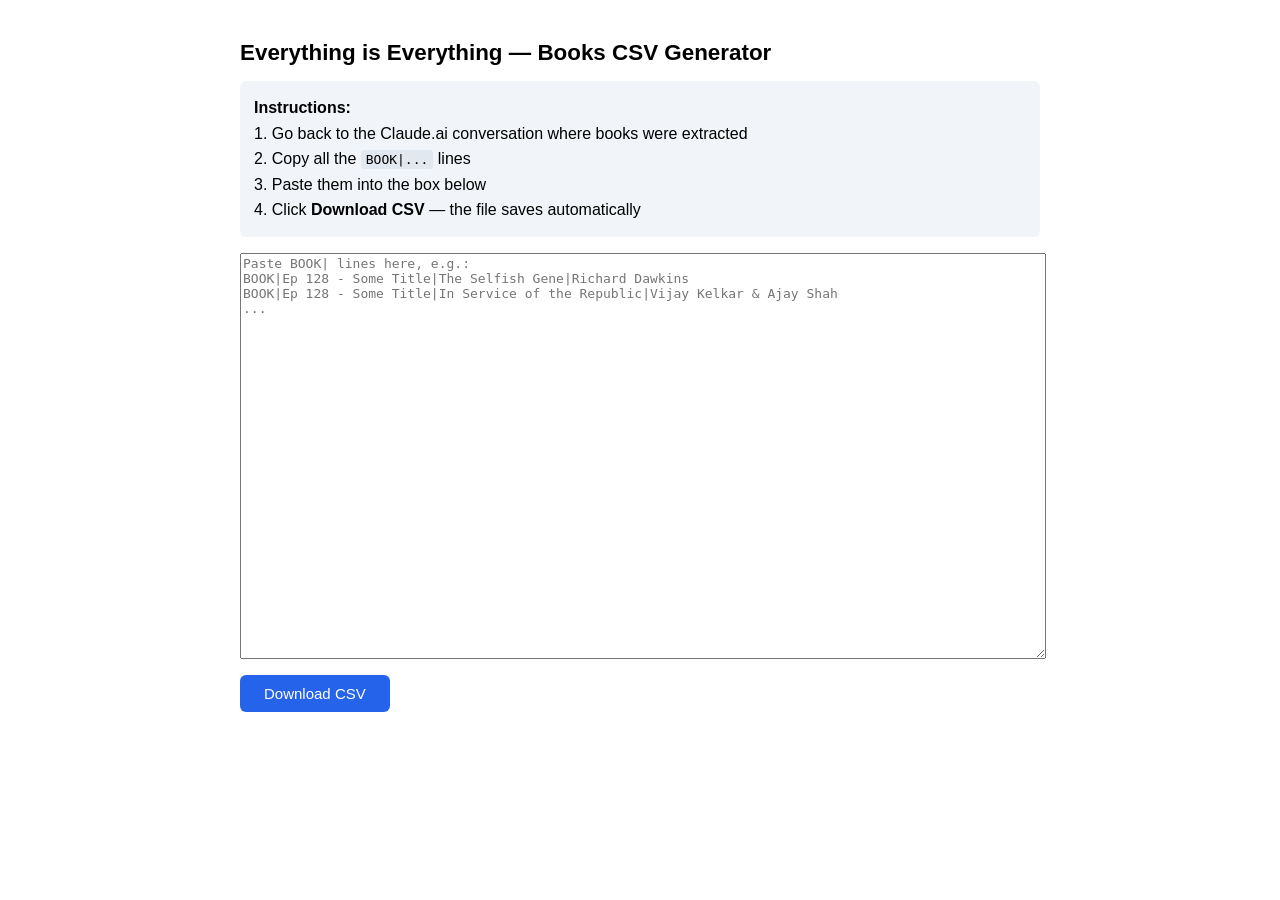
<file: tools/eid-books/make_csv.html>
<!DOCTYPE html>
<html lang="en">
<head>
<meta charset="UTF-8">
<title>EiE Books → CSV</title>
<style>
  body { font-family: sans-serif; max-width: 800px; margin: 40px auto; padding: 0 20px; }
  h1 { font-size: 1.4em; }
  textarea { width: 100%; height: 400px; font-family: monospace; font-size: 13px; }
  button { margin-top: 12px; padding: 10px 24px; font-size: 15px; cursor: pointer; background: #2563eb; color: white; border: none; border-radius: 6px; }
  button:hover { background: #1d4ed8; }
  #status { margin-top: 12px; font-weight: bold; color: #16a34a; }
  .instructions { background: #f1f5f9; padding: 14px; border-radius: 6px; margin-bottom: 16px; line-height: 1.6; }
  code { background: #e2e8f0; padding: 2px 5px; border-radius: 3px; font-size: 13px; }
</style>
</head>
<body>
<h1>Everything is Everything — Books CSV Generator</h1>

<div class="instructions">
  <strong>Instructions:</strong><br>
  1. Go back to the Claude.ai conversation where books were extracted<br>
  2. Copy all the <code>BOOK|...</code> lines<br>
  3. Paste them into the box below<br>
  4. Click <strong>Download CSV</strong> — the file saves automatically
</div>

<textarea id="input" placeholder="Paste BOOK| lines here, e.g.:
BOOK|Ep 128 - Some Title|The Selfish Gene|Richard Dawkins
BOOK|Ep 128 - Some Title|In Service of the Republic|Vijay Kelkar &amp; Ajay Shah
..."></textarea>

<br>
<button onclick="downloadCSV()">Download CSV</button>
<div id="status"></div>

<script>
function downloadCSV() {
  const raw = document.getElementById('input').value;
  const lines = raw.split('\n');
  const rows = [['Episode Title', 'Book Title', 'Author']];
  let count = 0;

  for (let line of lines) {
    line = line.trim();
    if (!line.startsWith('BOOK|')) continue;
    const parts = line.split('|');
    if (parts.length < 4) continue;
    const episode = parts[1].trim();
    const title   = parts[2].trim();
    const author  = parts[3].trim().toLowerCase() === 'unknown' ? '' : parts[3].trim();
    if (title) {
      rows.push([episode, title, author]);
      count++;
    }
  }

  if (count === 0) {
    document.getElementById('status').textContent = 'No BOOK| lines found. Make sure lines start with BOOK|';
    document.getElementById('status').style.color = '#dc2626';
    return;
  }

  // Build CSV with proper quoting
  const csv = rows.map(r =>
    r.map(cell => '"' + cell.replace(/"/g, '""') + '"').join(',')
  ).join('\r\n');

  const blob = new Blob(['\uFEFF' + csv], { type: 'text/csv;charset=utf-8;' });
  const url  = URL.createObjectURL(blob);
  const a    = document.createElement('a');
  a.href     = url;
  a.download = 'eid_books.csv';
  a.click();
  URL.revokeObjectURL(url);

  document.getElementById('status').textContent = 'Done! ' + count + ' books exported to eid_books.csv';
  document.getElementById('status').style.color = '#16a34a';
}
</script>
</body>
</html>
</file>
<file: static/radio/fonts.css>
/* vietnamese */
@font-face {
  font-family: 'Archivo';
  font-style: normal;
  font-weight: 400;
  font-stretch: 100%;
  font-display: swap;
  src: url(fonts/archivo-5b9da903.woff2) format('woff2');
  unicode-range: U+0102-0103, U+0110-0111, U+0128-0129, U+0168-0169, U+01A0-01A1, U+01AF-01B0, U+0300-0301, U+0303-0304, U+0308-0309, U+0323, U+0329, U+1EA0-1EF9, U+20AB;
}
/* latin-ext */
@font-face {
  font-family: 'Archivo';
  font-style: normal;
  font-weight: 400;
  font-stretch: 100%;
  font-display: swap;
  src: url(fonts/archivo-20ba07dc.woff2) format('woff2');
  unicode-range: U+0100-02BA, U+02BD-02C5, U+02C7-02CC, U+02CE-02D7, U+02DD-02FF, U+0304, U+0308, U+0329, U+1D00-1DBF, U+1E00-1E9F, U+1EF2-1EFF, U+2020, U+20A0-20AB, U+20AD-20C0, U+2113, U+2C60-2C7F, U+A720-A7FF;
}
/* latin */
@font-face {
  font-family: 'Archivo';
  font-style: normal;
  font-weight: 400;
  font-stretch: 100%;
  font-display: swap;
  src: url(fonts/archivo-79dc5e10.woff2) format('woff2');
  unicode-range: U+0000-00FF, U+0131, U+0152-0153, U+02BB-02BC, U+02C6, U+02DA, U+02DC, U+0304, U+0308, U+0329, U+2000-206F, U+20AC, U+2122, U+2191, U+2193, U+2212, U+2215, U+FEFF, U+FFFD;
}
/* vietnamese */
@font-face {
  font-family: 'Archivo';
  font-style: normal;
  font-weight: 500;
  font-stretch: 100%;
  font-display: swap;
  src: url(fonts/archivo-5b9da903.woff2) format('woff2');
  unicode-range: U+0102-0103, U+0110-0111, U+0128-0129, U+0168-0169, U+01A0-01A1, U+01AF-01B0, U+0300-0301, U+0303-0304, U+0308-0309, U+0323, U+0329, U+1EA0-1EF9, U+20AB;
}
/* latin-ext */
@font-face {
  font-family: 'Archivo';
  font-style: normal;
  font-weight: 500;
  font-stretch: 100%;
  font-display: swap;
  src: url(fonts/archivo-20ba07dc.woff2) format('woff2');
  unicode-range: U+0100-02BA, U+02BD-02C5, U+02C7-02CC, U+02CE-02D7, U+02DD-02FF, U+0304, U+0308, U+0329, U+1D00-1DBF, U+1E00-1E9F, U+1EF2-1EFF, U+2020, U+20A0-20AB, U+20AD-20C0, U+2113, U+2C60-2C7F, U+A720-A7FF;
}
/* latin */
@font-face {
  font-family: 'Archivo';
  font-style: normal;
  font-weight: 500;
  font-stretch: 100%;
  font-display: swap;
  src: url(fonts/archivo-79dc5e10.woff2) format('woff2');
  unicode-range: U+0000-00FF, U+0131, U+0152-0153, U+02BB-02BC, U+02C6, U+02DA, U+02DC, U+0304, U+0308, U+0329, U+2000-206F, U+20AC, U+2122, U+2191, U+2193, U+2212, U+2215, U+FEFF, U+FFFD;
}
/* vietnamese */
@font-face {
  font-family: 'Archivo';
  font-style: normal;
  font-weight: 600;
  font-stretch: 100%;
  font-display: swap;
  src: url(fonts/archivo-5b9da903.woff2) format('woff2');
  unicode-range: U+0102-0103, U+0110-0111, U+0128-0129, U+0168-0169, U+01A0-01A1, U+01AF-01B0, U+0300-0301, U+0303-0304, U+0308-0309, U+0323, U+0329, U+1EA0-1EF9, U+20AB;
}
/* latin-ext */
@font-face {
  font-family: 'Archivo';
  font-style: normal;
  font-weight: 600;
  font-stretch: 100%;
  font-display: swap;
  src: url(fonts/archivo-20ba07dc.woff2) format('woff2');
  unicode-range: U+0100-02BA, U+02BD-02C5, U+02C7-02CC, U+02CE-02D7, U+02DD-02FF, U+0304, U+0308, U+0329, U+1D00-1DBF, U+1E00-1E9F, U+1EF2-1EFF, U+2020, U+20A0-20AB, U+20AD-20C0, U+2113, U+2C60-2C7F, U+A720-A7FF;
}
/* latin */
@font-face {
  font-family: 'Archivo';
  font-style: normal;
  font-weight: 600;
  font-stretch: 100%;
  font-display: swap;
  src: url(fonts/archivo-79dc5e10.woff2) format('woff2');
  unicode-range: U+0000-00FF, U+0131, U+0152-0153, U+02BB-02BC, U+02C6, U+02DA, U+02DC, U+0304, U+0308, U+0329, U+2000-206F, U+20AC, U+2122, U+2191, U+2193, U+2212, U+2215, U+FEFF, U+FFFD;
}
/* vietnamese */
@font-face {
  font-family: 'Archivo';
  font-style: normal;
  font-weight: 700;
  font-stretch: 100%;
  font-display: swap;
  src: url(fonts/archivo-5b9da903.woff2) format('woff2');
  unicode-range: U+0102-0103, U+0110-0111, U+0128-0129, U+0168-0169, U+01A0-01A1, U+01AF-01B0, U+0300-0301, U+0303-0304, U+0308-0309, U+0323, U+0329, U+1EA0-1EF9, U+20AB;
}
/* latin-ext */
@font-face {
  font-family: 'Archivo';
  font-style: normal;
  font-weight: 700;
  font-stretch: 100%;
  font-display: swap;
  src: url(fonts/archivo-20ba07dc.woff2) format('woff2');
  unicode-range: U+0100-02BA, U+02BD-02C5, U+02C7-02CC, U+02CE-02D7, U+02DD-02FF, U+0304, U+0308, U+0329, U+1D00-1DBF, U+1E00-1E9F, U+1EF2-1EFF, U+2020, U+20A0-20AB, U+20AD-20C0, U+2113, U+2C60-2C7F, U+A720-A7FF;
}
/* latin */
@font-face {
  font-family: 'Archivo';
  font-style: normal;
  font-weight: 700;
  font-stretch: 100%;
  font-display: swap;
  src: url(fonts/archivo-79dc5e10.woff2) format('woff2');
  unicode-range: U+0000-00FF, U+0131, U+0152-0153, U+02BB-02BC, U+02C6, U+02DA, U+02DC, U+0304, U+0308, U+0329, U+2000-206F, U+20AC, U+2122, U+2191, U+2193, U+2212, U+2215, U+FEFF, U+FFFD;
}
/* vietnamese */
@font-face {
  font-family: 'Chivo Mono';
  font-style: normal;
  font-weight: 300;
  font-display: swap;
  src: url(fonts/chivomono-b64bf657.woff2) format('woff2');
  unicode-range: U+0102-0103, U+0110-0111, U+0128-0129, U+0168-0169, U+01A0-01A1, U+01AF-01B0, U+0300-0301, U+0303-0304, U+0308-0309, U+0323, U+0329, U+1EA0-1EF9, U+20AB;
}
/* latin-ext */
@font-face {
  font-family: 'Chivo Mono';
  font-style: normal;
  font-weight: 300;
  font-display: swap;
  src: url(fonts/chivomono-991edfaf.woff2) format('woff2');
  unicode-range: U+0100-02BA, U+02BD-02C5, U+02C7-02CC, U+02CE-02D7, U+02DD-02FF, U+0304, U+0308, U+0329, U+1D00-1DBF, U+1E00-1E9F, U+1EF2-1EFF, U+2020, U+20A0-20AB, U+20AD-20C0, U+2113, U+2C60-2C7F, U+A720-A7FF;
}
/* latin */
@font-face {
  font-family: 'Chivo Mono';
  font-style: normal;
  font-weight: 300;
  font-display: swap;
  src: url(fonts/chivomono-4d0405bb.woff2) format('woff2');
  unicode-range: U+0000-00FF, U+0131, U+0152-0153, U+02BB-02BC, U+02C6, U+02DA, U+02DC, U+0304, U+0308, U+0329, U+2000-206F, U+20AC, U+2122, U+2191, U+2193, U+2212, U+2215, U+FEFF, U+FFFD;
}
/* vietnamese */
@font-face {
  font-family: 'Chivo Mono';
  font-style: normal;
  font-weight: 400;
  font-display: swap;
  src: url(fonts/chivomono-b64bf657.woff2) format('woff2');
  unicode-range: U+0102-0103, U+0110-0111, U+0128-0129, U+0168-0169, U+01A0-01A1, U+01AF-01B0, U+0300-0301, U+0303-0304, U+0308-0309, U+0323, U+0329, U+1EA0-1EF9, U+20AB;
}
/* latin-ext */
@font-face {
  font-family: 'Chivo Mono';
  font-style: normal;
  font-weight: 400;
  font-display: swap;
  src: url(fonts/chivomono-991edfaf.woff2) format('woff2');
  unicode-range: U+0100-02BA, U+02BD-02C5, U+02C7-02CC, U+02CE-02D7, U+02DD-02FF, U+0304, U+0308, U+0329, U+1D00-1DBF, U+1E00-1E9F, U+1EF2-1EFF, U+2020, U+20A0-20AB, U+20AD-20C0, U+2113, U+2C60-2C7F, U+A720-A7FF;
}
/* latin */
@font-face {
  font-family: 'Chivo Mono';
  font-style: normal;
  font-weight: 400;
  font-display: swap;
  src: url(fonts/chivomono-4d0405bb.woff2) format('woff2');
  unicode-range: U+0000-00FF, U+0131, U+0152-0153, U+02BB-02BC, U+02C6, U+02DA, U+02DC, U+0304, U+0308, U+0329, U+2000-206F, U+20AC, U+2122, U+2191, U+2193, U+2212, U+2215, U+FEFF, U+FFFD;
}
/* vietnamese */
@font-face {
  font-family: 'Chivo Mono';
  font-style: normal;
  font-weight: 500;
  font-display: swap;
  src: url(fonts/chivomono-b64bf657.woff2) format('woff2');
  unicode-range: U+0102-0103, U+0110-0111, U+0128-0129, U+0168-0169, U+01A0-01A1, U+01AF-01B0, U+0300-0301, U+0303-0304, U+0308-0309, U+0323, U+0329, U+1EA0-1EF9, U+20AB;
}
/* latin-ext */
@font-face {
  font-family: 'Chivo Mono';
  font-style: normal;
  font-weight: 500;
  font-display: swap;
  src: url(fonts/chivomono-991edfaf.woff2) format('woff2');
  unicode-range: U+0100-02BA, U+02BD-02C5, U+02C7-02CC, U+02CE-02D7, U+02DD-02FF, U+0304, U+0308, U+0329, U+1D00-1DBF, U+1E00-1E9F, U+1EF2-1EFF, U+2020, U+20A0-20AB, U+20AD-20C0, U+2113, U+2C60-2C7F, U+A720-A7FF;
}
/* latin */
@font-face {
  font-family: 'Chivo Mono';
  font-style: normal;
  font-weight: 500;
  font-display: swap;
  src: url(fonts/chivomono-4d0405bb.woff2) format('woff2');
  unicode-range: U+0000-00FF, U+0131, U+0152-0153, U+02BB-02BC, U+02C6, U+02DA, U+02DC, U+0304, U+0308, U+0329, U+2000-206F, U+20AC, U+2122, U+2191, U+2193, U+2212, U+2215, U+FEFF, U+FFFD;
}
/* devanagari */
@font-face {
  font-family: 'Noto Sans Devanagari';
  font-style: normal;
  font-weight: 500;
  font-stretch: 100%;
  font-display: swap;
  src: url(fonts/notosansdevanagari-686e89d1.woff2) format('woff2');
  unicode-range: U+0900-097F, U+1CD0-1CF9, U+200C-200D, U+20A8, U+20B9, U+20F0, U+25CC, U+A830-A839, U+A8E0-A8FF, U+11B00-11B09;
}
/* latin-ext */
@font-face {
  font-family: 'Noto Sans Devanagari';
  font-style: normal;
  font-weight: 500;
  font-stretch: 100%;
  font-display: swap;
  src: url(fonts/notosansdevanagari-eb959b9a.woff2) format('woff2');
  unicode-range: U+0100-02BA, U+02BD-02C5, U+02C7-02CC, U+02CE-02D7, U+02DD-02FF, U+0304, U+0308, U+0329, U+1D00-1DBF, U+1E00-1E9F, U+1EF2-1EFF, U+2020, U+20A0-20AB, U+20AD-20C0, U+2113, U+2C60-2C7F, U+A720-A7FF;
}
/* latin */
@font-face {
  font-family: 'Noto Sans Devanagari';
  font-style: normal;
  font-weight: 500;
  font-stretch: 100%;
  font-display: swap;
  src: url(fonts/notosansdevanagari-9769ccba.woff2) format('woff2');
  unicode-range: U+0000-00FF, U+0131, U+0152-0153, U+02BB-02BC, U+02C6, U+02DA, U+02DC, U+0304, U+0308, U+0329, U+2000-206F, U+20AC, U+2122, U+2191, U+2193, U+2212, U+2215, U+FEFF, U+FFFD;
}
/* devanagari */
@font-face {
  font-family: 'Noto Sans Devanagari';
  font-style: normal;
  font-weight: 600;
  font-stretch: 100%;
  font-display: swap;
  src: url(fonts/notosansdevanagari-686e89d1.woff2) format('woff2');
  unicode-range: U+0900-097F, U+1CD0-1CF9, U+200C-200D, U+20A8, U+20B9, U+20F0, U+25CC, U+A830-A839, U+A8E0-A8FF, U+11B00-11B09;
}
/* latin-ext */
@font-face {
  font-family: 'Noto Sans Devanagari';
  font-style: normal;
  font-weight: 600;
  font-stretch: 100%;
  font-display: swap;
  src: url(fonts/notosansdevanagari-eb959b9a.woff2) format('woff2');
  unicode-range: U+0100-02BA, U+02BD-02C5, U+02C7-02CC, U+02CE-02D7, U+02DD-02FF, U+0304, U+0308, U+0329, U+1D00-1DBF, U+1E00-1E9F, U+1EF2-1EFF, U+2020, U+20A0-20AB, U+20AD-20C0, U+2113, U+2C60-2C7F, U+A720-A7FF;
}
/* latin */
@font-face {
  font-family: 'Noto Sans Devanagari';
  font-style: normal;
  font-weight: 600;
  font-stretch: 100%;
  font-display: swap;
  src: url(fonts/notosansdevanagari-9769ccba.woff2) format('woff2');
  unicode-range: U+0000-00FF, U+0131, U+0152-0153, U+02BB-02BC, U+02C6, U+02DA, U+02DC, U+0304, U+0308, U+0329, U+2000-206F, U+20AC, U+2122, U+2191, U+2193, U+2212, U+2215, U+FEFF, U+FFFD;
}
/* kannada */
@font-face {
  font-family: 'Noto Sans Kannada';
  font-style: normal;
  font-weight: 500;
  font-stretch: 100%;
  font-display: swap;
  src: url(fonts/notosanskannada-5d422b80.woff2) format('woff2');
  unicode-range: U+0951-0952, U+0964-0965, U+0C80-0CF3, U+1CD0, U+1CD2-1CD3, U+1CDA, U+1CF2, U+1CF4, U+200C-200D, U+20B9, U+25CC, U+A830-A835;
}
/* latin-ext */
@font-face {
  font-family: 'Noto Sans Kannada';
  font-style: normal;
  font-weight: 500;
  font-stretch: 100%;
  font-display: swap;
  src: url(fonts/notosanskannada-70ad8f2c.woff2) format('woff2');
  unicode-range: U+0100-02BA, U+02BD-02C5, U+02C7-02CC, U+02CE-02D7, U+02DD-02FF, U+0304, U+0308, U+0329, U+1D00-1DBF, U+1E00-1E9F, U+1EF2-1EFF, U+2020, U+20A0-20AB, U+20AD-20C0, U+2113, U+2C60-2C7F, U+A720-A7FF;
}
/* latin */
@font-face {
  font-family: 'Noto Sans Kannada';
  font-style: normal;
  font-weight: 500;
  font-stretch: 100%;
  font-display: swap;
  src: url(fonts/notosanskannada-89794e8c.woff2) format('woff2');
  unicode-range: U+0000-00FF, U+0131, U+0152-0153, U+02BB-02BC, U+02C6, U+02DA, U+02DC, U+0304, U+0308, U+0329, U+2000-206F, U+20AC, U+2122, U+2191, U+2193, U+2212, U+2215, U+FEFF, U+FFFD;
}
/* kannada */
@font-face {
  font-family: 'Noto Sans Kannada';
  font-style: normal;
  font-weight: 600;
  font-stretch: 100%;
  font-display: swap;
  src: url(fonts/notosanskannada-5d422b80.woff2) format('woff2');
  unicode-range: U+0951-0952, U+0964-0965, U+0C80-0CF3, U+1CD0, U+1CD2-1CD3, U+1CDA, U+1CF2, U+1CF4, U+200C-200D, U+20B9, U+25CC, U+A830-A835;
}
/* latin-ext */
@font-face {
  font-family: 'Noto Sans Kannada';
  font-style: normal;
  font-weight: 600;
  font-stretch: 100%;
  font-display: swap;
  src: url(fonts/notosanskannada-70ad8f2c.woff2) format('woff2');
  unicode-range: U+0100-02BA, U+02BD-02C5, U+02C7-02CC, U+02CE-02D7, U+02DD-02FF, U+0304, U+0308, U+0329, U+1D00-1DBF, U+1E00-1E9F, U+1EF2-1EFF, U+2020, U+20A0-20AB, U+20AD-20C0, U+2113, U+2C60-2C7F, U+A720-A7FF;
}
/* latin */
@font-face {
  font-family: 'Noto Sans Kannada';
  font-style: normal;
  font-weight: 600;
  font-stretch: 100%;
  font-display: swap;
  src: url(fonts/notosanskannada-89794e8c.woff2) format('woff2');
  unicode-range: U+0000-00FF, U+0131, U+0152-0153, U+02BB-02BC, U+02C6, U+02DA, U+02DC, U+0304, U+0308, U+0329, U+2000-206F, U+20AC, U+2122, U+2191, U+2193, U+2212, U+2215, U+FEFF, U+FFFD;
}

/* display fonts (genre wordmarks) */
/* latin */
@font-face {
  font-family: 'Orbitron';
  font-style: normal;
  font-weight: 500;
  font-display: swap;
  src: url(fonts/orbitron-5710d401.woff2) format('woff2');
  unicode-range: U+0000-00FF, U+0131, U+0152-0153, U+02BB-02BC, U+02C6, U+02DA, U+02DC, U+0304, U+0308, U+0329, U+2000-206F, U+20AC, U+2122, U+2191, U+2193, U+2212, U+2215, U+FEFF, U+FFFD;
}
/* latin */
@font-face {
  font-family: 'Orbitron';
  font-style: normal;
  font-weight: 700;
  font-display: swap;
  src: url(fonts/orbitron-5710d401.woff2) format('woff2');
  unicode-range: U+0000-00FF, U+0131, U+0152-0153, U+02BB-02BC, U+02C6, U+02DA, U+02DC, U+0304, U+0308, U+0329, U+2000-206F, U+20AC, U+2122, U+2191, U+2193, U+2212, U+2215, U+FEFF, U+FFFD;
}
/* cyrillic */
@font-face {
  font-family: 'Playfair Display';
  font-style: normal;
  font-weight: 600;
  font-display: swap;
  src: url(fonts/playfairdisplay-fb9aca43.woff2) format('woff2');
  unicode-range: U+0301, U+0400-045F, U+0490-0491, U+04B0-04B1, U+2116;
}
/* vietnamese */
@font-face {
  font-family: 'Playfair Display';
  font-style: normal;
  font-weight: 600;
  font-display: swap;
  src: url(fonts/playfairdisplay-064cf44e.woff2) format('woff2');
  unicode-range: U+0102-0103, U+0110-0111, U+0128-0129, U+0168-0169, U+01A0-01A1, U+01AF-01B0, U+0300-0301, U+0303-0304, U+0308-0309, U+0323, U+0329, U+1EA0-1EF9, U+20AB;
}
/* latin-ext */
@font-face {
  font-family: 'Playfair Display';
  font-style: normal;
  font-weight: 600;
  font-display: swap;
  src: url(fonts/playfairdisplay-bcc39ca1.woff2) format('woff2');
  unicode-range: U+0100-02BA, U+02BD-02C5, U+02C7-02CC, U+02CE-02D7, U+02DD-02FF, U+0304, U+0308, U+0329, U+1D00-1DBF, U+1E00-1E9F, U+1EF2-1EFF, U+2020, U+20A0-20AB, U+20AD-20C0, U+2113, U+2C60-2C7F, U+A720-A7FF;
}
/* latin */
@font-face {
  font-family: 'Playfair Display';
  font-style: normal;
  font-weight: 600;
  font-display: swap;
  src: url(fonts/playfairdisplay-b3b8394b.woff2) format('woff2');
  unicode-range: U+0000-00FF, U+0131, U+0152-0153, U+02BB-02BC, U+02C6, U+02DA, U+02DC, U+0304, U+0308, U+0329, U+2000-206F, U+20AC, U+2122, U+2191, U+2193, U+2212, U+2215, U+FEFF, U+FFFD;
}
</file>
